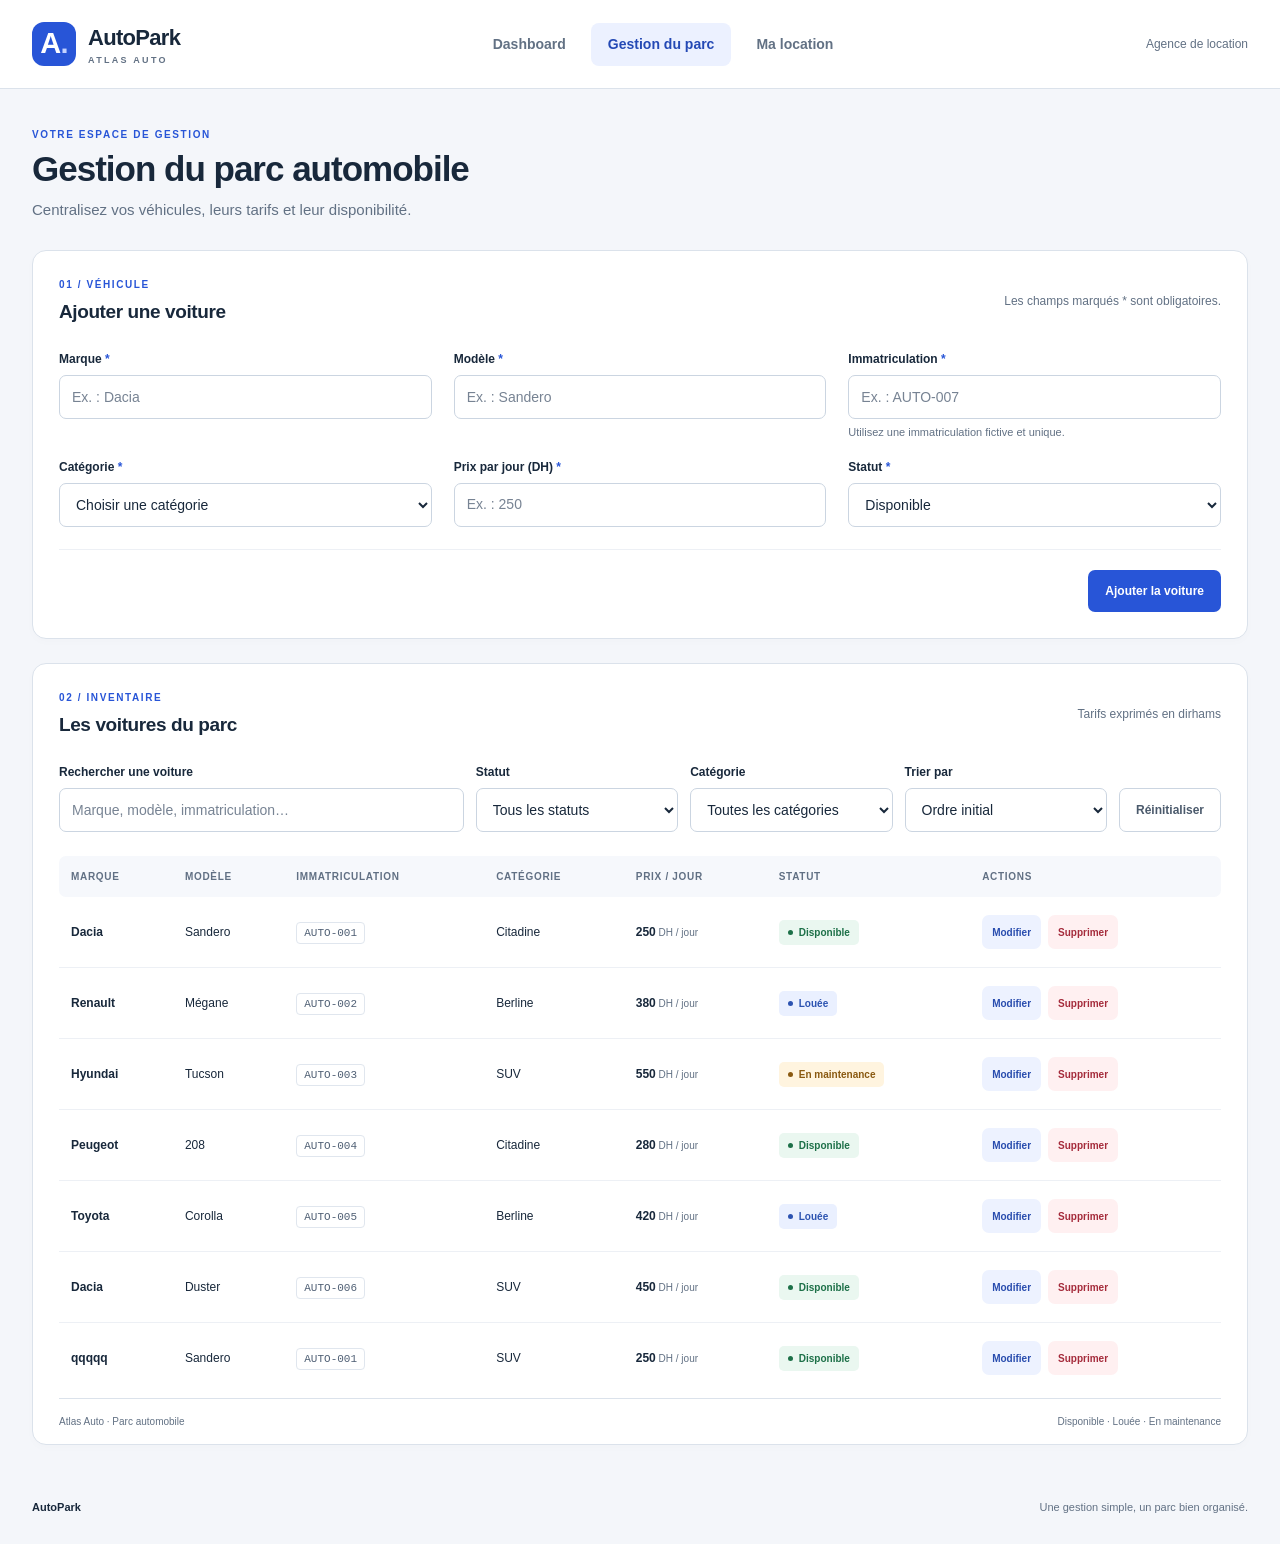
<file: voitures.html>
<!-- voiture.html -->
<!doctype html>
<html lang="fr">

<head>
  <meta charset="UTF-8" />
  <meta name="viewport" content="width=device-width, initial-scale=1.0" />
  <meta name="description" content="AutoPark — Interface de gestion du parc automobile Atlas Auto." />
  <title>Gestion du parc · AutoPark</title>
  <link rel="icon" href="data:," />
  <link rel="stylesheet" href="css/style.css" />
  <script type="module" src="js/voitures.js"></script>
</head>

<body>
  <a class="skip-link" href="#contenu">Aller au contenu</a>
  <header class="site-header">
    <div class="container header-content">
      <a class="brand" href="voitures.html" aria-label="AutoPark — Gestion du parc">
        <span class="brand-mark" aria-hidden="true">A<span>.</span></span>
        <span>AutoPark<small>ATLAS AUTO</small></span>
      </a>
      <nav aria-label="Navigation principale">
        <!-- index.html est le dashboard à créer par l'apprenant. -->
        <a href="index.html">Dashboard</a>
        <a href="voitures.html" aria-current="page">Gestion du parc</a>
        <a href="Ma_location.html" >Ma location</a>
      </nav>
      <span class="agency-label">Agence de location</span>
    </div>
  </header>

  <main id="contenu" class="container main-content">
    <section class="page-intro" aria-labelledby="titre-page">
      <p class="eyebrow">VOTRE ESPACE DE GESTION</p>
      <h1 id="titre-page">Gestion du parc automobile</h1>
      <p>Centralisez vos véhicules, leurs tarifs et leur disponibilité.</p>
    </section>

    <section class="panel" aria-labelledby="titre-formulaire">
      <div class="section-heading">
        <div>
          <p class="eyebrow">01 / VÉHICULE</p>
          <h2 id="titre-formulaire">Ajouter une voiture</h2>
        </div>
        <span class="section-note">Les champs marqués * sont obligatoires.</span>
      </div>
      <!-- TODO JS : gérer submit, valider, ajouter ou modifier une voiture. -->
      <form id="formulaire-voiture" novalidate>
        <input type="hidden" id="voiture-id" name="id" value="" />
        <div class="form-grid">
          <div class="field">
            <label for="marque">Marque <span aria-hidden="true">*</span></label>
            <input id="marque" name="marque" type="text" placeholder="Ex. : Dacia" required
              aria-describedby="erreur-marque" />
            <small id="erreur-marque" class="field-error"></small>
          </div>
          <div class="field">
            <label for="modele">Modèle <span aria-hidden="true">*</span></label>
            <input id="modele" name="modele" type="text" placeholder="Ex. : Sandero" required
              aria-describedby="erreur-modele" />
            <small id="erreur-modele" class="field-error"></small>
          </div>
          <div class="field">
            <label for="immatriculation">Immatriculation <span aria-hidden="true">*</span></label>
            <input id="immatriculation" name="immatriculation" type="text" placeholder="Ex. : AUTO-007" required
              aria-describedby="aide-immatriculation erreur-immatriculation" />
            <small id="aide-immatriculation" class="field-help">Utilisez une immatriculation fictive et unique.</small>
            <small id="erreur-immatriculation" class="field-error"></small>
          </div>
          <div class="field">
            <label for="categorie">Catégorie <span aria-hidden="true">*</span></label>
            <select id="categorie" name="categorie" required aria-describedby="erreur-categorie">
              <option value="">Choisir une catégorie</option>
              <option value="Citadine">Citadine</option>
              <option value="Berline">Berline</option>
              <option value="SUV">SUV</option>
            </select>
            <small id="erreur-categorie" class="field-error"></small>
          </div>
          <div class="field">
            <label for="prix-jour">Prix par jour (DH) <span aria-hidden="true">*</span></label>
            <input id="prix-jour" name="prixJour" type="number" min="0.01" step="0.01" placeholder="Ex. : 250" required
              aria-describedby="erreur-prix-jour" />
            <small id="erreur-prix-jour" class="field-error"></small>
          </div>
          <div class="field">
            <label for="statut">Statut <span aria-hidden="true">*</span></label>
            <select id="statut" name="statut" required aria-describedby="erreur-statut">
              <option value="Disponible">Disponible</option>
              <option value="Louée">Louée</option>
              <option value="En maintenance">En maintenance</option>
            </select>
            <small id="erreur-statut" class="field-error"></small>
          </div>
        </div>
        <div class="form-footer">
          <p id="message-formulaire" class="feedback" role="status" aria-live="polite"></p>
          <div class="form-actions">
            <!-- Retirer hidden en JavaScript pendant une modification. -->
            <button id="annuler-modification" class="button button-secondary" type="button" hidden>
              Annuler la modification
            </button>
            <button id="bouton-enregistrer" class="button button-primary" type="submit">
              Ajouter la voiture
            </button>
            <button id="bouton-modifier" class="button button-primary" type="button" hidden>
              Modifier
            </button>
          </div>
        </div>
      </form>
    </section>

    <section class="panel inventory-panel" id="table_voitures" aria-labelledby="titre-inventaire">
      <div class="section-heading">
        <div>
          <p class="eyebrow">02 / INVENTAIRE</p>
          <h2 id="titre-inventaire">Les voitures du parc</h2>
        </div>
        <span class="section-note">Tarifs exprimés en dirhams</span>
      </div>
      <!-- TODO JS : combiner recherche, filtres et tri. -->
      <div class="toolbar">
        <div class="field search-field">
          <label for="recherche">Rechercher une voiture</label>
          <input id="recherche" type="search" placeholder="Marque, modèle, immatriculation…" />
        </div>
        <div class="field">
          <label for="filtre-statut">Statut</label>
          <select id="filtre-statut">
            <option value="">Tous les statuts</option>
            <option value="Disponible">Disponible</option>
            <option value="Louée">Louée</option>
            <option value="En maintenance">En maintenance</option>
          </select>
        </div>
        <div class="field">
          <label for="filtre-categorie">Catégorie</label>
          <select id="filtre-categorie">
            <option value="">Toutes les catégories</option>
            <option value="Citadine">Citadine</option>
            <option value="Berline">Berline</option>
            <option value="SUV">SUV</option>
          </select>
        </div>
        <div class="field">
          <label for="tri-prix">Trier par</label>
          <select id="tri-prix">
            <option value="">Ordre initial</option>
            <option value="croissant">Prix croissant</option>
            <option value="decroissant">Prix décroissant</option>
          </select>
        </div>
        <button id="reinitialiser-filtres" type="button" class="button button-secondary">
          Réinitialiser
        </button>
      </div>
      <p id="message-parc" class="feedback inventory-feedback" role="status" aria-live="polite"></p>
      <div class="table-scroll" role="region" aria-label="Tableau des voitures : défilement horizontal possible"
        tabindex="0">
        <table >
          <caption class="sr-only">
            Liste des voitures du parc et actions de gestion
          </caption>
          <thead>
            <tr>
              <th scope="col">Marque</th>
              <th scope="col">Modèle</th>
              <th scope="col">Immatriculation</th>
              <th scope="col">Catégorie</th>
              <th scope="col">Prix / jour</th>
              <th scope="col">Statut</th>
              <th scope="col">Actions</th>
            </tr>
          </thead>
          <!-- Lignes de démonstration statiques : à remplacer par un affichage JS.
               data-id identifie la voiture ; data-action indique l'action. -->
          <tbody id="liste-voitures">
            <!-- <tr>
                <td><strong>Dacia</strong></td>
                <td>Sandero</td>
                <td><span class="registration">AUTO-001</span></td>
                <td>Citadine</td>
                <td class="price">250 <span>DH / jour</span></td>
                <td><span class="badge badge-disponible">Disponible</span></td>
                <td>
                  <div class="row-actions">
                    <button
                      type="button"
                      class="button button-edit"
                      data-action="modifier"
                      data-id="1"
                      aria-label="Modifier Dacia Sandero, AUTO-001"
                    >
                      Modifier
                    </button>
                    <button
                      type="button"
                      class="button button-delete"
                      data-action="supprimer"
                      data-id="1"
                      aria-label="Supprimer Dacia Sandero, AUTO-001"
                    >
                      Supprimer
                    </button>
                  </div>
                </td>
              </tr>  -->
            <!-- <tr>
                <td><strong>Renault</strong></td>
                <td>Mégane</td>
                <td><span class="registration">AUTO-002</span></td>
                <td>Berline</td>
                <td class="price">380 <span>DH / jour</span></td>
                <td><span class="badge badge-louee">Louée</span></td>
                <td>
                  <div class="row-actions">
                    <button
                      type="button"
                      class="button button-edit"
                      data-action="modifier"
                      data-id="2"
                      aria-label="Modifier Renault Mégane, AUTO-002"
                    >
                      Modifier
                    </button>
                    <button
                      type="button"
                      class="button button-delete"
                      data-action="supprimer"
                      data-id="2"
                      aria-label="Supprimer Renault Mégane, AUTO-002"
                    >
                      Supprimer
                    </button>
                  </div>
                </td>
              </tr>
              <tr>
                <td><strong>Hyundai</strong></td>
                <td>Tucson</td>
                <td><span class="registration">AUTO-003</span></td>
                <td>SUV</td>
                <td class="price">550 <span>DH / jour</span></td>
                <td>
                  <span class="badge badge-maintenance">En maintenance</span>
                </td>
                <td>
                  <div class="row-actions">
                    <button
                      type="button"
                      class="button button-edit"
                      data-action="modifier"
                      data-id="3"
                      aria-label="Modifier Hyundai Tucson, AUTO-003"
                    >
                      Modifier
                    </button>
                    <button
                      type="button"
                      class="button button-delete"
                      data-action="supprimer"
                      data-id="3"
                      aria-label="Supprimer Hyundai Tucson, AUTO-003"
                    >
                      Supprimer
                    </button>
                  </div>
                </td>
              </tr>
              <tr>
                <td><strong>Peugeot</strong></td>
                <td>208</td>
                <td><span class="registration">AUTO-004</span></td>
                <td>Citadine</td>
                <td class="price">280 <span>DH / jour</span></td>
                <td><span class="badge badge-disponible">Disponible</span></td>
                <td>
                  <div class="row-actions">
                    <button
                      type="button"
                      class="button button-edit"
                      data-action="modifier"
                      data-id="4"
                      aria-label="Modifier Peugeot 208, AUTO-004"
                    >
                      Modifier
                    </button>
                    <button
                      type="button"
                      class="button button-delete"
                      data-action="supprimer"
                      data-id="4"
                      aria-label="Supprimer Peugeot 208, AUTO-004"
                    >
                      Supprimer
                    </button>
                  </div>
                </td>
              </tr>
              <tr>
                <td><strong>Toyota</strong></td>
                <td>Corolla</td>
                <td><span class="registration">AUTO-005</span></td>
                <td>Berline</td>
                <td class="price">420 <span>DH / jour</span></td>
                <td><span class="badge badge-louee">Louée</span></td>
                <td>
                  <div class="row-actions">
                    <button
                      type="button"
                      class="button button-edit"
                      data-action="modifier"
                      data-id="5"
                      aria-label="Modifier Toyota Corolla, AUTO-005"
                    >
                      Modifier
                    </button>
                    <button
                      type="button"
                      class="button button-delete"
                      data-action="supprimer"
                      data-id="5"
                      aria-label="Supprimer Toyota Corolla, AUTO-005"
                    >
                      Supprimer
                    </button>
                  </div>
                </td>
              </tr>
              <tr>
                <td><strong>Dacia</strong></td>
                <td>Duster</td>
                <td><span class="registration">AUTO-006</span></td>
                <td>SUV</td>
                <td class="price">450 <span>DH / jour</span></td>
                <td><span class="badge badge-disponible">Disponible</span></td>
                <td>
                  <div class="row-actions">
                    <button
                      type="button"
                      class="button button-edit"
                      data-action="modifier"
                      data-id="6"
                      aria-label="Modifier Dacia Duster, AUTO-006"
                    >
                      Modifier
                    </button>
                    <button
                      type="button"
                      class="button button-delete"
                      data-action="supprimer"
                      data-id="6"
                      aria-label="Supprimer Dacia Duster, AUTO-006"
                    >
                      Supprimer
                    </button>
                  </div>
                </td>
              </tr> -->
          </tbody>
        </table>
      </div>
      <!-- TODO JS : afficher ce message si le parc ou le résultat est vide. -->
      <div id="etat-vide" class="empty-state" hidden>
        <h3>Aucune voiture à afficher</h3>
        <p id="texte-etat-vide">
          Ajoutez une voiture ou modifiez vos critères de recherche.
        </p>
      </div>
      <div class="table-footer">
        <span>Atlas Auto · Parc automobile</span><span>Disponible · Louée · En maintenance</span>
      </div>
    </section>
  </main>
  <footer class="site-footer container">
    <span>AutoPark</span>
    <p>Une gestion simple, un parc bien organisé.</p>
  </footer>

  <script type="module" src="js/voitures.js"></script>
</body>

</html>
</file>
<file: css/style.css>
:root {
  --page: #f4f6fa;
  --surface: #ffffff;
  --text: #18283b;
  --muted: #627184;
  --border: #dbe2eb;
  --primary: #2855d7;
  --primary-dark: #1e41a6;
  --radius: 14px;
}
* {
  box-sizing: border-box;
}
body {
  margin: 0;
  background: var(--page);
  color: var(--text);
  font-family: Arial, Helvetica, sans-serif;
  font-size: 14px;
  line-height: 1.5;
}
button,
input,
select {
  font: inherit;
}
a {
  color: inherit;
}
button,
select {
  cursor: pointer;
}
button {
  border: 0;
}
[hidden] {
  display: none !important;
}
.container {
  width: min(1240px, calc(100% - 64px));
  margin: 0 auto;
}
.site-header {
  background: var(--surface);
  border-bottom: 1px solid var(--border);
}
.header-content {
  min-height: 88px;
  display: flex;
  align-items: center;
  justify-content: space-between;
  gap: 28px;
}
.brand {
  display: flex;
  gap: 12px;
  align-items: center;
  text-decoration: none;
  font-size: 22px;
  font-weight: 800;
  letter-spacing: -0.7px;
}
.brand-mark {
  display: flex;
  align-items: center;
  justify-content: center;
  width: 44px;
  height: 44px;
  border-radius: 12px;
  background: var(--primary);
  color: white;
  font-size: 29px;
}
.brand-mark span {
  color: #c4d2ff;
}
.brand small {
  display: block;
  color: var(--muted);
  font-size: 9px;
  letter-spacing: 2.3px;
}
nav {
  display: flex;
  gap: 8px;
}
nav a {
  padding: 11px 17px;
  border-radius: 8px;
  color: var(--muted);
  font-weight: 700;
  text-decoration: none;
}
nav a:hover {
  background: #f2f5fb;
  color: var(--text);
}
nav a[aria-current="page"] {
  background: #ecf1ff;
  color: #2449b5;
}
.agency-label {
  color: var(--muted);
  font-size: 12px;
}
.main-content {
  padding-top: 38px;
  padding-bottom: 30px;
}
.page-intro {
  margin-bottom: 28px;
}
.eyebrow {
  margin: 0 0 6px;
  color: var(--primary);
  font-size: 10px;
  font-weight: 800;
  letter-spacing: 1.6px;
}
h1,
h2,
h3,
p {
  margin-top: 0;
}
h1 {
  margin-bottom: 9px;
  font-size: clamp(26px, 3vw, 35px);
  line-height: 1.2;
  letter-spacing: -1px;
}
.page-intro > p:last-child {
  margin-bottom: 0;
  color: var(--muted);
  font-size: 15px;
}
h2 {
  margin-bottom: 0;
  font-size: 19px;
  letter-spacing: -0.4px;
}
.panel {
  padding: 26px;
  margin-bottom: 24px;
  border: 1px solid var(--border);
  border-radius: var(--radius);
  background: var(--surface);
  box-shadow: 0 3px 10px #18283b04;
}
.section-heading {
  display: flex;
  justify-content: space-between;
  align-items: center;
  gap: 16px;
  margin-bottom: 24px;
}
.section-note {
  color: var(--muted);
  font-size: 12px;
}
.form-grid {
  display: grid;
  grid-template-columns: repeat(3, minmax(0, 1fr));
  gap: 17px 22px;
}
.field {
  display: flex;
  flex-direction: column;
  min-width: 0;
}
label {
  margin-bottom: 7px;
  font-size: 12px;
  font-weight: 700;
}
label span {
  color: var(--primary);
}
#contenu input,#contenu select  ,#main_index input,#main_index select {
  width: 100%;
  min-height: 44px;
  padding: 10px 12px;
  border: 1px solid #cbd5e1;
  border-radius: 7px;
  background: white;
  color: var(--text);
}
input::placeholder {
  color: #778393;
}
input:focus,
select:focus {
  outline: 3px solid #dce5ff;
  border-color: var(--primary);
}
input[aria-invalid="true"],
select[aria-invalid="true"] {
  border-color: #b42336;
}
.field-help {
  margin-top: 5px;
  color: var(--muted);
  font-size: 11px;
}
.field-error {
  margin-top: 5px;
  color: #ae2134;
  font-size: 12px;
}
.field-error:empty {
  display: none;
}
.form-footer {
  display: flex;
  justify-content: space-between;
  align-items: center;
  gap: 18px;
  border-top: 1px solid #edf0f5;
  padding-top: 20px;
  margin-top: 22px;
}
.form-actions {
  display: flex;
  gap: 10px;
  margin-left: auto;
}
.button {
  display: inline-flex;
  align-items: center;
  justify-content: center;
  min-height: 42px;
  padding: 10px 16px;
  border: 1px solid transparent;
  border-radius: 7px;
  font-weight: 700;
  font-size: 12px;
  white-space: nowrap;
}
.button-primary {
  background: var(--primary);
  color: white;
}
.button-primary:hover {
  background: var(--primary-dark);
}
.button-secondary {
  background: white;
  border-color: #cbd5e1;
  color: #4b5a6c;
}
.button-secondary:hover {
  background: #f3f6fa;
}
.button-edit {
  background: #edf2ff;
  color: #284cae;
}
.button-edit:hover {
  background: #dee7ff;
}
.button-delete {
  background: #fff0f1;
  color: #a52b3b;
}
.button-delete:hover {
  background: #ffdde1;
}
.feedback {
  margin: 0;
  font-size: 13px;
}
.feedback.success {
  color: #167348;
}
.feedback.error {
  color: #ae2134;
}
.inventory-panel {
  padding-bottom: 0;
  overflow: hidden;
}
.toolbar {
  display: grid;
  grid-template-columns: minmax(210px, 2fr) repeat(3, minmax(130px, 1fr)) auto;
  align-items: end;
  gap: 12px;
  margin-bottom: 24px;
}
.toolbar .button {
  min-height: 44px;
}
.inventory-feedback:not(:empty) {
  margin-bottom: 16px;
}
.table-scroll {
  overflow-x: auto;
}
table {
  width: 100%;
  border-collapse: collapse;
  text-align: left;
  white-space: nowrap;
}
th {
  padding: 13px 12px;
  background: #f6f8fc;
  color: #617084;
  font-size: 10px;
  text-transform: uppercase;
  letter-spacing: 0.7px;
}
th:first-child {
  border-radius: 7px 0 0 7px;
}
th:last-child {
  border-radius: 0 7px 7px 0;
}
td {
  padding: 18px 12px;
  border-bottom: 1px solid #edf0f5;
  font-size: 12px;
}
tbody tr:last-child td {
  border-bottom: none;
}
tbody tr:hover {
  background: #fbfcff;
}
.registration {
  padding: 4px 7px;
  border: 1px solid #e0e6ee;
  border-radius: 4px;
  color: #506075;
  font-family: monospace;
  font-size: 11px;
}
.price {
  font-weight: 700;
}
.price span {
  font-size: 10px;
  font-weight: 400;
  color: var(--muted);
}
.badge {
  display: inline-flex;
  align-items: center;
  gap: 6px;
  padding: 5px 9px;
  border-radius: 5px;
  font-weight: 700;
  font-size: 10px;
}
.badge::before {
  content: "";
  width: 5px;
  height: 5px;
  border-radius: 50%;
  background: currentColor;
}
.badge-disponible {
  background: #eaf7f0;
  color: #1d7048;
}
.badge-louee {
  background: #eaf0ff;
  color: #2c53b1;
}
.badge-maintenance {
  background: #fff4df;
  color: #8a5910;
}
.row-actions {
  display: flex;
  gap: 7px;
}
.row-actions .button {
  min-height: 34px;
  padding: 7px 9px;
  font-size: 10px;
}
.empty-state {
  padding: 36px 16px;
  text-align: center;
  color: var(--muted);
}
.empty-state h3 {
  color: var(--text);
  font-size: 16px;
}
.empty-state p {
  margin-bottom: 0;
}
.table-footer {
  display: flex;
  justify-content: space-between;
  gap: 12px;
  margin-top: 5px;
  padding: 15px 0;
  border-top: 1px solid var(--border);
  color: var(--muted);
  font-size: 10px;
}
.site-footer {
  display: flex;
  justify-content: space-between;
  gap: 16px;
  padding-bottom: 28px;
  color: var(--muted);
  font-size: 11px;
}
.site-footer > span {
  color: var(--text);
  font-weight: 800;
}
.site-footer p {
  margin: 0;
}
:focus-visible {
  outline: 3px solid #2855d7;
  outline-offset: 3px;
}
.sr-only {
  position: absolute;
  width: 1px;
  height: 1px;
  padding: 0;
  margin: -1px;
  overflow: hidden;
  clip: rect(0, 0, 0, 0);
  white-space: nowrap;
  border: 0;
}
.skip-link {
  position: absolute;
  top: 8px;
  left: 8px;
  z-index: 10;
  padding: 10px;
  background: white;
  transform: translateY(-160%);
}
.skip-link:focus {
  transform: translateY(0);
}
@media (max-width: 1100px) {
  .toolbar {
    grid-template-columns: repeat(3, minmax(0, 1fr));
  }
  .search-field {
    grid-column: span 2;
  }
  .agency-label {
    display: none;
  }
}
@media (max-width: 760px) {
  .container {
    width: calc(100% - 32px);
  }
  .header-content {
    flex-wrap: wrap;
    gap: 14px;
    padding: 18px 0;
  }
  nav {
    width: 100%;
  }
  nav a {
    flex: 1;
    text-align: center;
    padding: 10px;
  }
  .main-content {
    padding-top: 28px;
  }
  .panel {
    padding: 20px;
  }
  .inventory-panel {
    padding-bottom: 0;
  }
  .section-heading {
    align-items: flex-start;
    flex-direction: column;
    gap: 8px;
  }
  .form-grid {
    grid-template-columns: repeat(2, minmax(0, 1fr));
  }
  .toolbar {
    grid-template-columns: repeat(2, minmax(0, 1fr));
  }
  .search-field {
    grid-column: 1 / -1;
  }
  .table-footer {
    flex-direction: column;
    gap: 4px;
  }
}
@media (max-width: 480px) {
  .form-grid,
  .toolbar {
    grid-template-columns: 1fr;
  }
  .form-footer,
  .form-actions {
    flex-direction: column;
    align-items: stretch;
    width: 100%;
  }
  .form-actions {
    margin-left: 0;
  }
  .site-footer {
    flex-direction: column;
    gap: 5px;
  }
}
</file>
